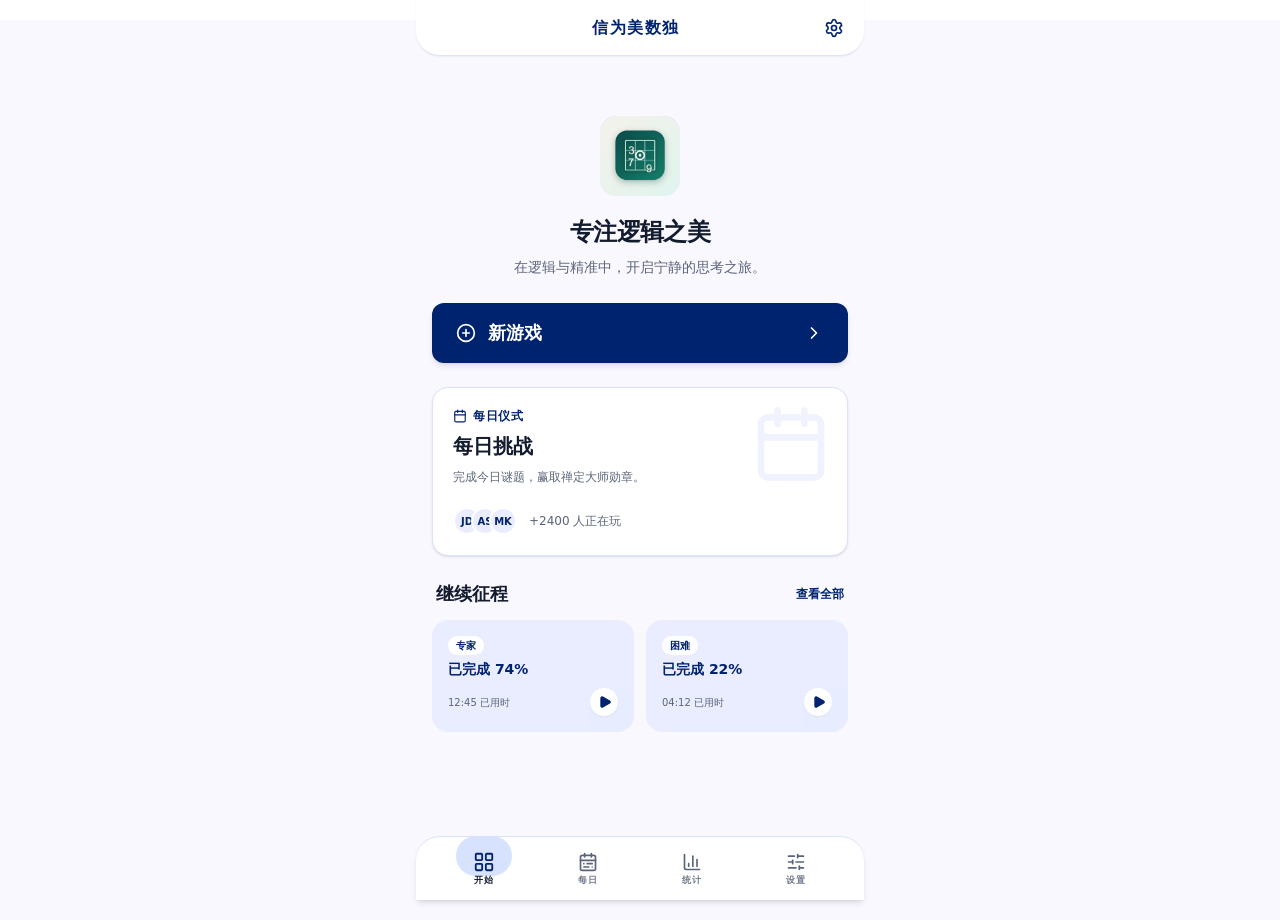
<file: index.html>
<!doctype html>
<html lang="en">
  <head>
    <script type="module" crossorigin src="./assets/polyfills-Dsx7USdx.js"></script>

    <meta charset="UTF-8" />
    <meta name="viewport" content="width=device-width, initial-scale=1.0, viewport-fit=cover" />
    <meta name="apple-mobile-web-app-capable" content="yes" />
    <meta name="apple-mobile-web-app-status-bar-style" content="black-translucent" />
    <meta name="apple-mobile-web-app-title" content="数独" />
    <link rel="apple-touch-icon" href="./icon-180.png" />
    <link rel="manifest" href="./manifest.json" />
    <meta name="theme-color" content="#00236f" />
    <title>信为美数独 | Zenith Sudoku</title>
    <style>
      :root { --safe-top: 0px; --safe-bot: 0px; }
      @supports (padding-top: env(safe-area-inset-top)) {
        :root { --safe-top: env(safe-area-inset-top); --safe-bot: env(safe-area-inset-bottom); }
      }
      body { padding-top: max(20px, var(--safe-top)); }
    </style>
    <script type="module" crossorigin src="./assets/index-5A7zXtsj.js"></script>
    <link rel="stylesheet" crossorigin href="./assets/index-wdCE_Sf4.css">
    <script type="module">import.meta.url;import("_").catch(()=>1);(async function*(){})().next();if(location.protocol!="file:"){window.__vite_is_modern_browser=true}</script>
    <script type="module">!function(){if(window.__vite_is_modern_browser)return;console.warn("vite: loading legacy chunks, syntax error above and the same error below should be ignored");var e=document.getElementById("vite-legacy-polyfill"),n=document.createElement("script");n.src=e.src,n.onload=function(){System.import(document.getElementById('vite-legacy-entry').getAttribute('data-src'))},document.body.appendChild(n)}();</script>
  </head>
  <body>
    <div id="root"></div>
    <script>
      if ('serviceWorker' in navigator) {
        navigator.serviceWorker.register('/sw.js');
      }
    </script>
    <script nomodule>!function(){var e=document,t=e.createElement("script");if(!("noModule"in t)&&"onbeforeload"in t){var n=!1;e.addEventListener("beforeload",(function(e){if(e.target===t)n=!0;else if(!e.target.hasAttribute("nomodule")||!n)return;e.preventDefault()}),!0),t.type="module",t.src=".",e.head.appendChild(t),t.remove()}}();</script>
    <script nomodule crossorigin id="vite-legacy-polyfill" src="./assets/polyfills-legacy-BcnzqJi6.js"></script>
    <script nomodule crossorigin id="vite-legacy-entry" data-src="./assets/index-legacy-CuzyUBJX.js">System.import(document.getElementById('vite-legacy-entry').getAttribute('data-src'))</script>
  </body>
</html>
</file>
